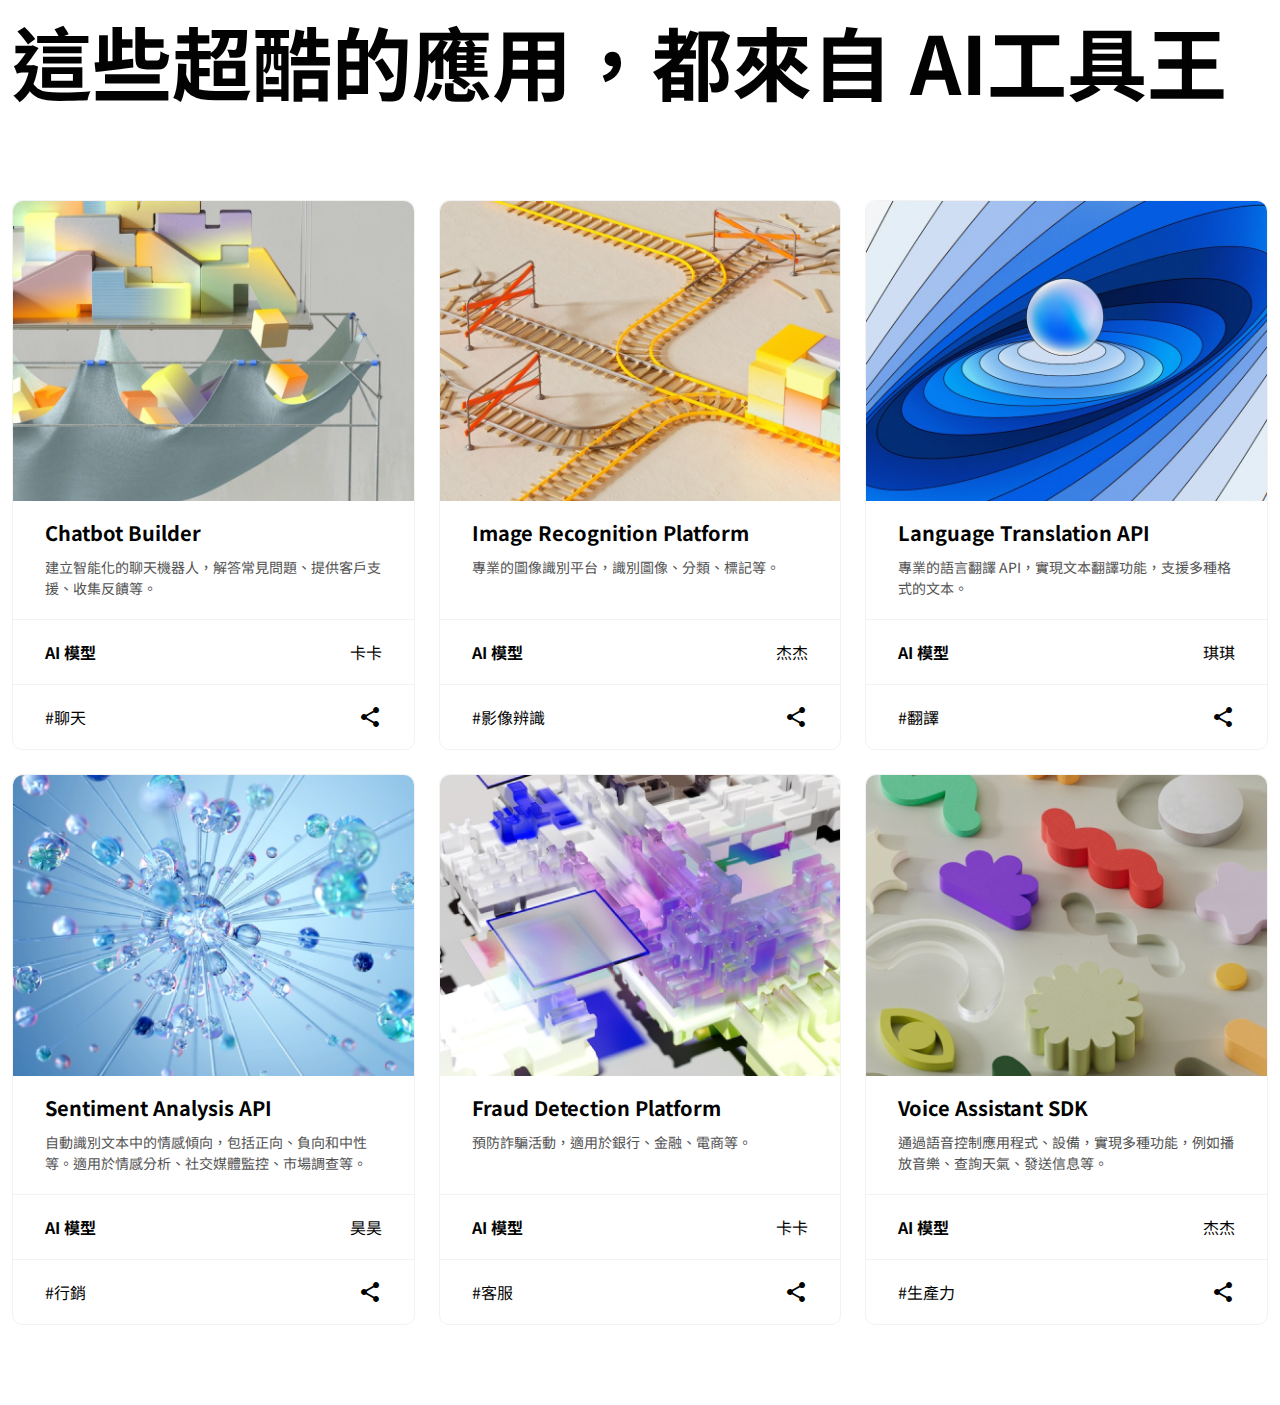
<file: index.html>
<!DOCTYPE html>
<html lang="en">

<head>
  <meta charset="UTF-8">
  <meta name="viewport" content="width=device-width, initial-scale=1.0">
  <meta http-equiv="X-UA-Compatible" content="ie=edge">
  <link href="https://fonts.googleapis.com/icon?family=Material+Icons" rel="stylesheet">
  <link
    href="https://fonts.googleapis.com/css2?family=Noto+Sans+TC:wght@100;300;400;500;700;900&family=Roboto:ital,wght@0,100;0,300;0,400;0,500;0,700;0,900;1,100;1,300;1,400;1,500;1,700;1,900&display=swap"
    rel="stylesheet">
  <link rel="stylesheet" href="./assets/style/all.css">
  <title>首頁</title>
</head>

<body>
  <div class="container">
  <h1>
    這些超酷的應用，都來自 AI工具王
  </h1>

  <ul class="list">
    <li>
      <div class="banner">
        <img src="./assets/images/tool1.png" alt="#">
      </div>
      <div class="intro">
        <h2>Chatbot Builder</h2>
        <p class="text">
          建立智能化的聊天機器人，解答常見問題、提供客戶支援、收集反饋等。
        </p>
      </div>
      <div class="author">
        <h3>AI 模型</h3>
        <p>卡卡</p>
      </div>
      <div class="sort">
        <p>#聊天</p>
        <a href="" class="material-icons">
          share
        </a>
      </div>
    </li>
    <li>
      <div class="banner">
        <img src="./assets/images/tool2.png" alt="#">
      </div>
      <div class="intro">
        <h2>Image Recognition Platform</h2>
        <p class="text">
          專業的圖像識別平台，識別圖像、分類、標記等。
        </p>
      </div>
      <div class="author">
        <h3>AI 模型</h3>
        <p>杰杰</p>
      </div>
      <div class="sort">
        <p>#影像辨識</p>
        <a href="" class="material-icons">
          share
        </a>
      </div>
    </li>
    <li>
      <div class="banner">
        <img src="./assets/images/tool3.png" alt="#">
      </div>
      <div class="intro">
        <h2>Language Translation API</h2>
        <p class="text">
          專業的語言翻譯 API，實現文本翻譯功能，支援多種格式的文本。
        </p>
      </div>
      <div class="author">
        <h3>AI 模型</h3>
        <p>琪琪</p>
      </div>
      <div class="sort">
        <p>#翻譯</p>
        <a href="" class="material-icons">
          share
        </a>
      </div>
    </li>
    <li>
      <div class="banner">
        <img src="./assets/images/tool4.png" alt="#">
      </div>
      <div class="intro">
        <h2>Sentiment Analysis API</h2>
        <p class="text">
          自動識別文本中的情感傾向，包括正向、負向和中性等。適用於情感分析、社交媒體監控、市場調查等。
        </p>
      </div>
      <div class="author">
        <h3>AI 模型</h3>
        <p>昊昊</p>
      </div>
      <div class="sort">
        <p>#行銷</p>
        <a href="" class="material-icons">
          share
        </a>
      </div>
    </li>
    <li>
      <div class="banner">
        <img src="./assets/images/tool5.png" alt="#">
      </div>
      <div class="intro">
        <h2>Fraud Detection Platform</h2>
        <p class="text">
          預防詐騙活動，適用於銀行、金融、電商等。
        </p>
      </div>
      <div class="author">
        <h3>AI 模型</h3>
        <p>卡卡</p>
      </div>
      <div class="sort">
        <p>#客服</p>
        <a href="" class="material-icons">
          share
        </a>
      </div>
    </li>
    <li>
      <div class="banner">
        <img src="./assets/images/tool6.png" alt="#">
      </div>
      <div class="intro">
        <h2>Voice Assistant SDK</h2>
        <p class="text">
          通過語音控制應用程式、設備，實現多種功能，例如播放音樂、查詢天氣、發送信息等。
        </p>
      </div>
      <div class="author">
        <h3>AI 模型</h3>
        <p>杰杰</p>
      </div>
      <div class="sort">
        <p>#生產力</p>
        <a href="" class="material-icons">
          share
        </a>
      </div>
    </li>
  </ul>
</div>
    <script src="./assets/js/vendors.js"></script>
    <script src="./assets/js/all.js"></script>
</body>

</html>
</file>
<file: assets/style/all.css>
/* http://meyerweb.com/eric/tools/css/reset/ */
/* v1.0 | 20080212 */
html, body, div, span, applet, object, iframe,
h1, h2, h3, h4, h5, h6, p, blockquote, pre,
a, abbr, acronym, address, big, cite, code,
del, dfn, em, font, img, ins, kbd, q, s, samp,
small, strike, strong, sub, sup, tt, var,
b, u, i, center,
dl, dt, dd, ol, ul, li,
fieldset, form, label, legend,
table, caption, tbody, tfoot, thead, tr, th, td {
  margin: 0;
  padding: 0;
  border: 0;
  outline: 0;
  font-size: 100%;
  vertical-align: baseline;
  background: transparent; }

body {
  line-height: 1; }

ol, ul {
  list-style: none; }

blockquote, q {
  quotes: none; }

blockquote:before, blockquote:after,
q:before, q:after {
  content: '';
  content: none; }

/* remember to define focus styles! */
:focus {
  outline: 0; }

/* remember to highlight inserts somehow! */
ins {
  text-decoration: none; }

del {
  text-decoration: line-through; }

/* tables still need 'cellspacing="0"' in the markup */
table {
  border-collapse: collapse;
  border-spacing: 0; }

*, *::before, *::after {
  -webkit-box-sizing: border-box;
          box-sizing: border-box; }

body {
  font-family: 'Noto Sans TC', sans-serif;
  line-height: 1.5; }

.container {
  max-width: 1320px;
  margin: 0 auto;
  padding-left: 12px;
  padding-right: 12px; }

a {
  text-decoration: none;
  text-align: center;
  display: inline-block;
  color: #020202; }

img {
  vertical-align: middle; }

h1 {
  font-size: 80px;
  margin-bottom: 80px;
  color: #020202; }

h2 {
  font-size: 20px;
  color: #020202; }

h3 {
  font-size: 16px;
  color: #020202; }

p {
  font-size: 16px;
  color: #020202; }

.list {
  display: -webkit-box;
  display: -ms-flexbox;
  display: flex;
  gap: 24px;
  -ms-flex-wrap: wrap;
      flex-wrap: wrap;
  -webkit-box-pack: justify;
      -ms-flex-pack: justify;
          justify-content: space-between;
  margin-bottom: 80px; }
  .list li {
    width: calc((100% - 48px) / 3);
    border: 1px solid #F2F2F2;
    border-radius: 10px;
    display: -webkit-box;
    display: -ms-flexbox;
    display: flex;
    -webkit-box-orient: vertical;
    -webkit-box-direction: normal;
        -ms-flex-direction: column;
            flex-direction: column; }

.banner {
  overflow: hidden;
  border-radius: 10px 10px 0px 0px; }
  .banner img {
    max-width: 100%;
    height: auto;
    -webkit-transition: .5s;
    -o-transition: .5s;
    transition: .5s; }
    .banner img:hover {
      -webkit-transform: scale(1.2);
          -ms-transform: scale(1.2);
              transform: scale(1.2); }

.intro {
  padding: 20px 32px;
  border-bottom: 1px solid #F2F2F2;
  -webkit-box-flex: 1;
      -ms-flex-positive: 1;
          flex-grow: 1; }
  .intro h2 {
    margin-bottom: 12px;
    line-height: 24px; }
  .intro .text {
    font-size: 14px;
    font-weight: 400;
    color: #525252; }

.author {
  padding: 20px 32px;
  display: -webkit-box;
  display: -ms-flexbox;
  display: flex;
  -webkit-box-pack: justify;
      -ms-flex-pack: justify;
          justify-content: space-between;
  border-bottom: 1px solid #F2F2F2; }

.sort {
  padding: 20px 32px;
  display: -webkit-box;
  display: -ms-flexbox;
  display: flex;
  -webkit-box-pack: justify;
      -ms-flex-pack: justify;
          justify-content: space-between; }

/*# sourceMappingURL=all.css.map */
</file>
